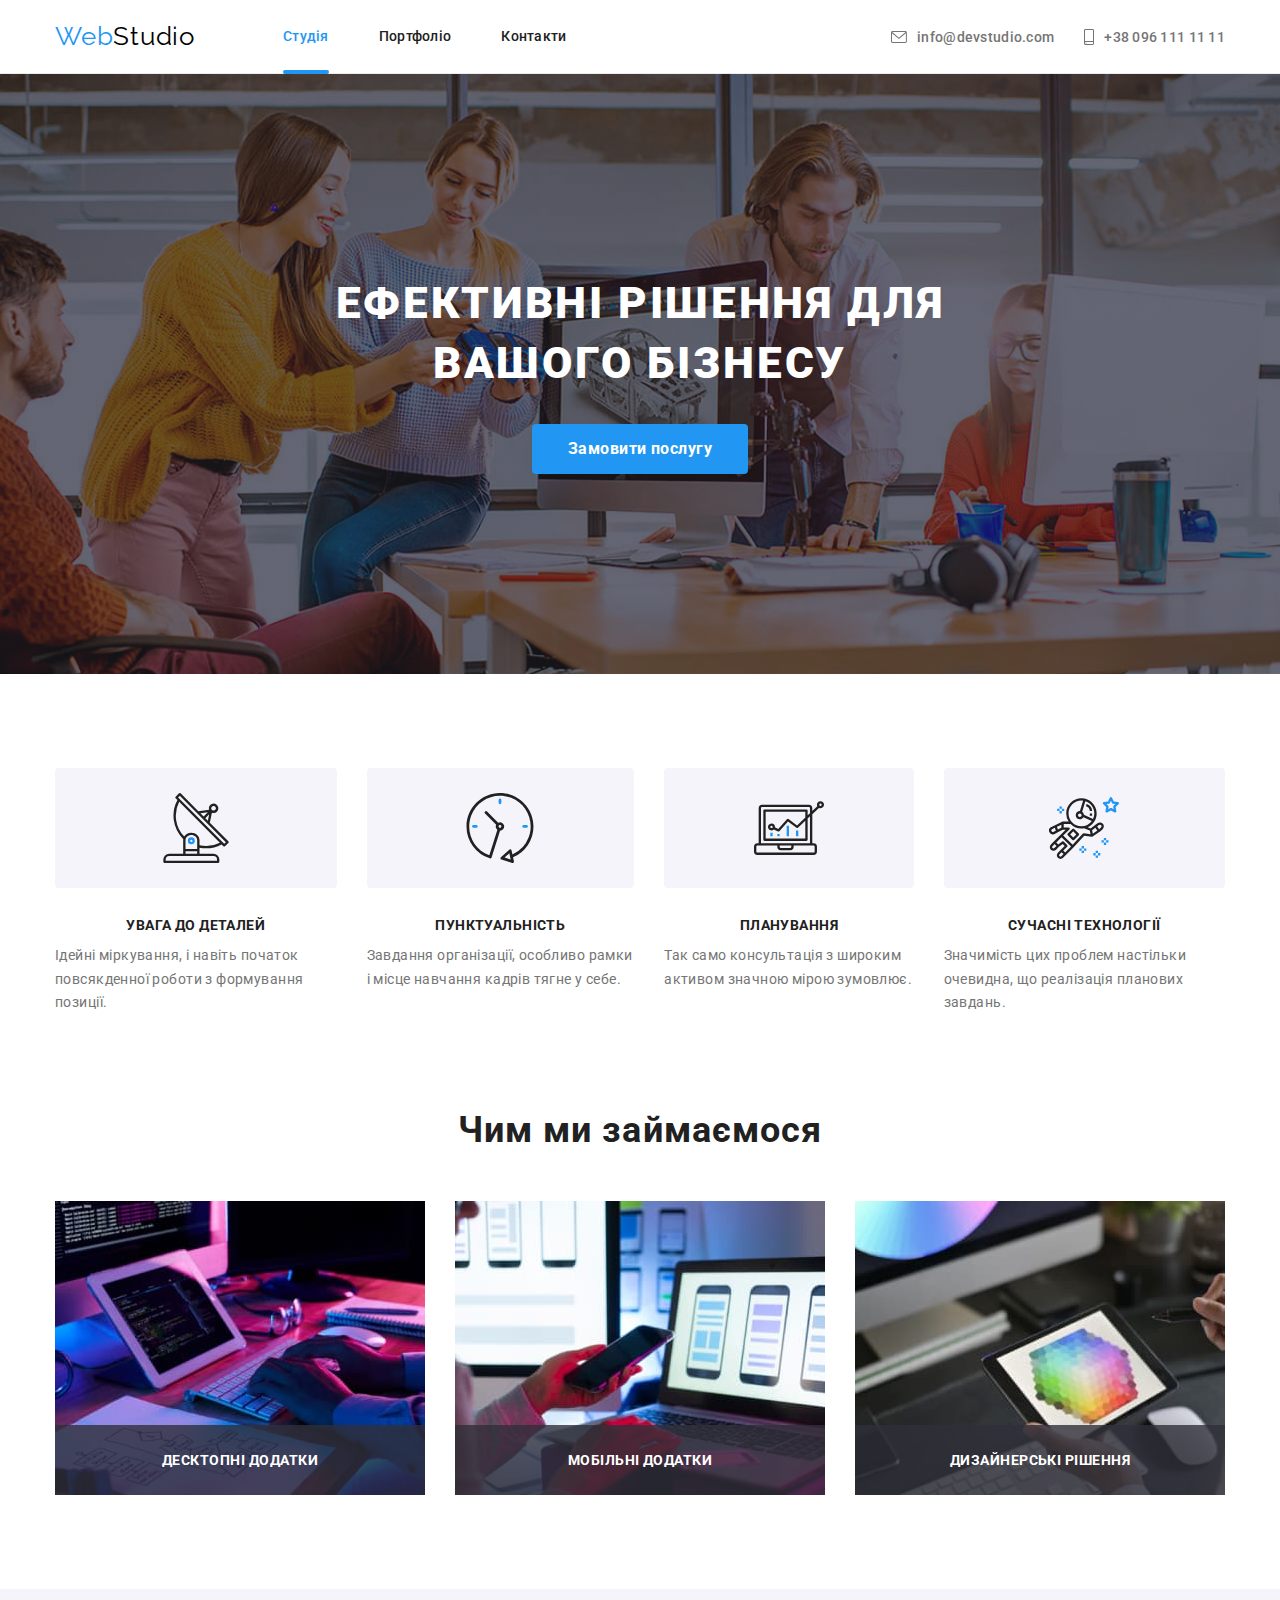
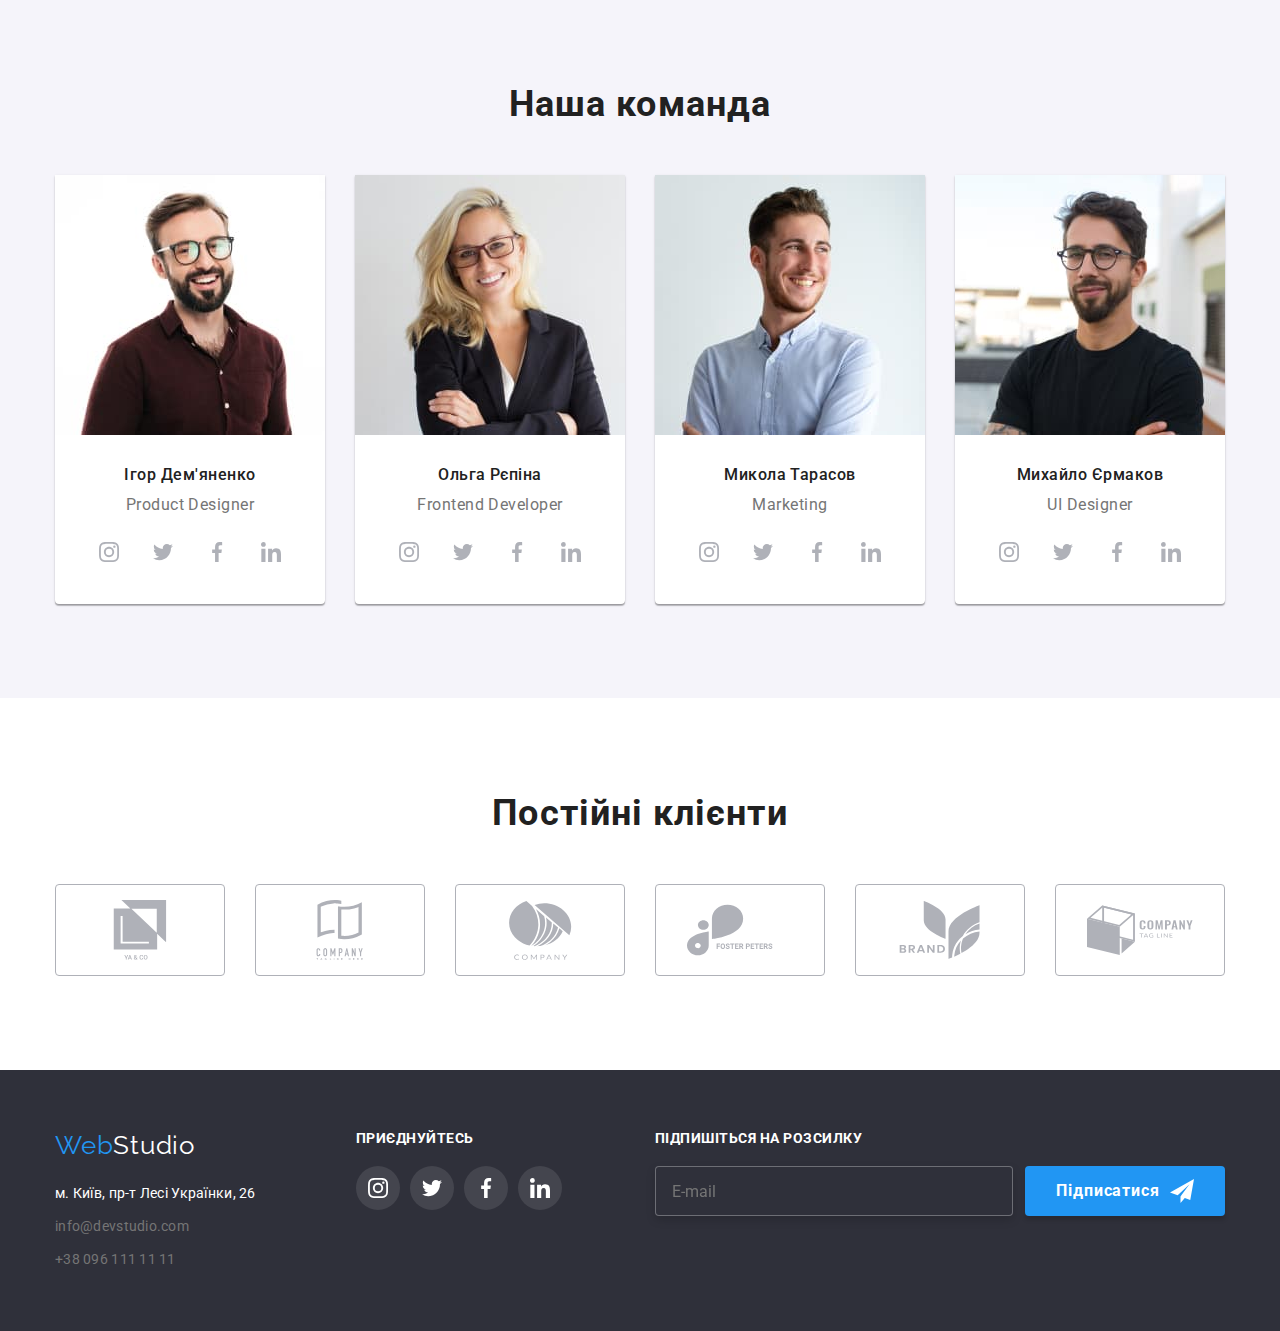
<file: index.html>
<!DOCTYPE html>
<html lang="uk">
  <head>
    <meta charset="UTF-8" />
    <meta http-equiv="X-UA-Compatible" content="IE=edge" />
    <meta name="viewport" content="width=device-width, initial-scale=1.0" />
    <title>WebStudio</title>
    <link
      href="https://fonts.googleapis.com/css2?family=Raleway:wght@700&family=Roboto:wght@400;500;700;900&display=swap"
      rel="stylesheet"
    />
    <link
      rel="stylesheet"
      href="https://cdnjs.cloudflare.com/ajax/libs/modern-normalize/1.1.0/modern-normalize.min.css"
    />
    <link rel="stylesheet" href="./css/main.min.css" />
  </head>
  <body>
    <header class="header">
      <div class="container header__container">
        <nav class="nav-container">
          <a href="./index.html" class="logo link" lang="en">
            <span class="logo__accent">Web</span>Studio</a
          >
          <ul class="page-nav">
            <li>
              <a href="" class="nav__link link nav__link_current">Студія</a>
            </li>
            <li>
              <a href="./portfolio.html" class="nav__link link">Портфоліо</a>
            </li>
            <li><a href="" class="nav__link link">Контакти</a></li>
          </ul>
        </nav>
        <ul class="page-nav-auth">
          <li>
            <a href="mailto:info@devstudio.com" class="nav-auth__link link">
              <svg class="nav-auth__icon" width="16" height="12">
                <use href="./images/svg/symbol-defs.svg#icon-envelope"></use>
              </svg>
              info@devstudio.com</a
            >
          </li>
          <li>
            <a href="tel:+380961111111" class="nav-auth__link link">
              <svg class="nav-auth__icon" width="10" height="16">
                <use href="./images/svg/symbol-defs.svg#icon-smartphone"></use>
              </svg>
              +38 096 111 11 11</a
            >
          </li>
        </ul>
        <button type="button" class="mobile-menu-btn" data-menu-open>
          <svg class="mobile-menu-btn__icon" width="24" height="16">
            <use href="./images/svg/symbol-defs.svg#icon-menu_24px"></use>
          </svg>
        </button>
      </div>

      <div class="mobile-menu" data-menu>
        <div class="container mobile-menu__container">
          <nav class="nav-container">
            <button class="mobile-menu__close-btn" data-menu-close>
              <svg class="mobile-menu__close-icon" width="19" height="19">
                <use href="./images/svg/symbol-defs.svg#icon-close"></use>
              </svg>
            </button>
            <ul class="nav">
              <li class="nav__item">
                <a href="" class="nav__link link nav__link_current">Студія</a>
              </li>
              <li class="nav__item">
                <a href="./portfolio.html" class="nav__link link">Портфоліо</a>
              </li>
              <li class="nav__item">
                <a href="" class="nav__link link">Контакти</a>
              </li>
            </ul>
          </nav>
          <div class="mobile-menu__contacts">
            <ul class="nav-auth">
              <li>
                <a
                  href="tel:+380961111111"
                  class="nav-auth__link mobile-menu__phone link"
                >
                  <svg class="nav-auth__icon" width="10" height="16">
                    <use
                      href="./images/svg/symbol-defs.svg#icon-smartphone"
                    ></use>
                  </svg>
                  +38 096 111 11 11</a
                >
              </li>
              <li>
                <a href="mailto:info@devstudio.com" class="nav-auth__link link">
                  <svg class="nav-auth__icon" width="16" height="12">
                    <use
                      href="./images/svg/symbol-defs.svg#icon-envelope"
                    ></use>
                  </svg>
                  info@devstudio.com</a
                >
              </li>
            </ul>
            <ul class="header-socials">
              <li class="header-socials__item">
                <a href="" class="header-socials__link link">Instagram</a>
              </li>
              <li class="header-socials__item">
                <a href="" class="header-socials__link link">Twitter</a>
              </li>
              <li class="header-socials__item">
                <a href="" class="header-socials__link link">Facebook</a>
              </li>
              <li class="header-socials__item">
                <a href="" class="header-socials__link link">LinkedIn</a>
              </li>
            </ul>
          </div>
        </div>
      </div>
    </header>

    <main>
      <section class="hero">
        <div class="container">
          <h1 class="hero__title">Ефективні рішення для вашого бізнесу</h1>
          <button class="hero__button button" data-modal-open type="button">
            Замовити послугу
          </button>
        </div>
      </section>

      <section class="section">
        <div class="container">
          <h2 class="visually-hidden">Особливості</h2>
          <ul class="features">
            <li class="features__item">
              <div class="features__svg-container">
                <svg class="features__svg">
                  <use href="./images/svg/symbol-defs.svg#icon-antenna-1"></use>
                </svg>
              </div>
              <h3 class="features__title">УВАГА ДО ДЕТАЛЕЙ</h3>
              <p class="features__text">
                Ідейні міркування, і навіть початок повсякденної роботи з
                формування позиції.
              </p>
            </li>
            <li class="features__item">
              <div class="features__svg-container">
                <svg class="features__svg">
                  <use href="./images/svg/symbol-defs.svg#icon-clock-1"></use>
                </svg>
              </div>
              <h3 class="features__title">ПУНКТУАЛЬНІСТЬ</h3>
              <p class="features__text">
                Завдання організації, особливо рамки і місце навчання кадрів
                тягне у себе.
              </p>
            </li>
            <li class="features__item">
              <div class="features__svg-container">
                <svg class="features__svg">
                  <use href="./images/svg/symbol-defs.svg#icon-diagram-1"></use>
                </svg>
              </div>
              <h3 class="features__title">ПЛАНУВАННЯ</h3>
              <p class="features__text">
                Так само консультація з широким активом значною мірою зумовлює.
              </p>
            </li>
            <li class="features__item">
              <div class="features__svg-container">
                <svg class="features__svg">
                  <use
                    href="./images/svg/symbol-defs.svg#icon-astronaut-1"
                  ></use>
                </svg>
              </div>
              <h3 class="features__title">СУЧАСНІ ТЕХНОЛОГІЇ</h3>
              <p class="features__text">
                Значимість цих проблем настільки очевидна, що реалізація
                планових завдань.
              </p>
            </li>
          </ul>
        </div>
      </section>

      <section class="section section_no-padding-top">
        <div class="container">
          <h2 class="section__title">Чим ми займаємося</h2>
          <ul class="departments">
            <li class="departments__item">
              <img
                src="./images/departments/coding.jpg"
                alt="Веб розробка"
                width="370"
              />
              <p class="departments__lable">Десктопні додатки</p>
            </li>
            <li class="departments__item">
              <img
                src="./images/departments/apps.jpg"
                alt="Створення мобільних аплікацій"
                width="370"
              />
              <p class="departments__lable">Мобільні додатки</p>
            </li>
            <li class="departments__item">
              <img
                src="./images/departments/design.jpg"
                alt="Веб дизайн"
                width="370"
              />
              <p class="departments__lable">Дизайнерські рішення</p>
            </li>
          </ul>
        </div>
      </section>

      <section class="section section_other-bg">
        <div class="container">
          <h2 class="section__title">Наша команда</h2>
          <ul class="team">
            <li class="team__item">
              <picture>
                <source
                  srcset="
                    ./images/team/imgigor1200.jpg    1x,
                    ./images/team/imgigor1200@2x.jpg 2x
                  "
                  media="(min-width: 1200px)"
                />
                <source
                  srcset="
                    ./images/team/imgigor768.jpg    1x,
                    ./images/team/imgigor768@2x.jpg 2x
                  "
                  media="(min-width: 768px)"
                />
                <source
                  srcset="
                    ./images/team/igor.jpg    1x,
                    ./images/team/igor@2x.jpg 2x
                  "
                  media="(max-width: 767px)"
                />
                <img src="./images/team/igor.jpg" alt="Дизайнер" />
              </picture>
              <div class="team__box">
                <h3 class="team__title">Ігор Дем'яненко</h3>
                <p class="team__text">Product Designer</p>
                <ul class="list socials">
                  <li class="team-social">
                    <a href="" class="social-link">
                      <svg class="team-social-svg">
                        <use
                          href="./images/svg/symbol-defs.svg#icon-instagram-2"
                        ></use>
                      </svg>
                    </a>
                  </li>
                  <li class="team-social">
                    <a href="" class="link social-link">
                      <svg class="team-social-svg">
                        <use
                          href="./images/svg/symbol-defs.svg#icon-twitter-1"
                        ></use>
                      </svg>
                    </a>
                  </li>
                  <li class="team-social">
                    <a href="" class="link social-link">
                      <svg class="team-social-svg">
                        <use
                          href="./images/svg/symbol-defs.svg#icon-facebook-1"
                        ></use>
                      </svg>
                    </a>
                  </li>
                  <li class="team-social">
                    <a href="" class="link social-link">
                      <svg class="team-social-svg">
                        <use
                          href="./images/svg/symbol-defs.svg#icon-linkedin-1"
                        ></use>
                      </svg>
                    </a>
                  </li>
                </ul>
              </div>
            </li>
            <li class="team__item">
              <picture>
                <source
                  srcset="
                    ./images/team/imgolga1200.jpg    1x,
                    ./images/team/imgolga1200@2x.jpg 2x
                  "
                  media="(min-width: 1200px)"
                />
                <source
                  srcset="
                    ./images/team/imgolga768.jpg    1x,
                    ./images/team/imgolga768@2x.jpg 2x
                  "
                  media="(min-width: 768px)"
                />
                <source
                  srcset="
                    ./images/team/olga.jpg    1x,
                    ./images/team/olga@2x.jpg 2x
                  "
                  media="(max-width: 767px)"
                />
                <img src="./images/team/olga.jpg" alt="Розробник" />
              </picture>

              <div class="team__box">
                <h3 class="team__title">Ольга Рєпіна</h3>
                <p class="team__text">Frontend Developer</p>
                <ul class="socials list">
                  <li class="team-social">
                    <a href="" class="link social-link">
                      <svg class="team-social-svg">
                        <use
                          href="./images/svg/symbol-defs.svg#icon-instagram-2"
                        ></use>
                      </svg>
                    </a>
                  </li>
                  <li class="team-social">
                    <a href="" class="link social-link">
                      <svg class="team-social-svg">
                        <use
                          href="./images/svg/symbol-defs.svg#icon-twitter-1"
                        ></use>
                      </svg>
                    </a>
                  </li>
                  <li class="team-social">
                    <a href="" class="link social-link">
                      <svg class="team-social-svg">
                        <use
                          href="./images/svg/symbol-defs.svg#icon-facebook-1"
                        ></use>
                      </svg>
                    </a>
                  </li>
                  <li class="team-social">
                    <a href="" class="link social-link">
                      <svg class="team-social-svg">
                        <use
                          href="./images/svg/symbol-defs.svg#icon-linkedin-1"
                        ></use>
                      </svg>
                    </a>
                  </li>
                </ul>
              </div>
            </li>
            <li class="team__item">
              <picture>
                <source
                  srcset="
                    ./images/team/imgmykola1200.jpg    1x,
                    ./images/team/imgmykola1200@2x.jpg 2x
                  "
                  media="(min-width: 1200px)"
                />
                <source
                  srcset="
                    ./images/team/imgmykola768.jpg    1x,
                    ./images/team/imgmykola768@2x.jpg 2x
                  "
                  media="(min-width: 768px)"
                />
                <source
                  srcset="
                    ./images/team/mykola.jpg    1x,
                    ./images/team/mykola@2x.jpg 2x
                  "
                  media="(max-width: 767px)"
                />
                <img src="./images/team/mykola.jpg" alt="Маркетолог" />
              </picture>
              <div class="team__box">
                <h3 class="team__title">Микола Тарасов</h3>
                <p class="team__text">Marketing</p>
                <ul class="socials list">
                  <li class="team-social">
                    <a href="" class="link social-link">
                      <svg class="team-social-svg">
                        <use
                          href="./images/svg/symbol-defs.svg#icon-instagram-2"
                        ></use>
                      </svg>
                    </a>
                  </li>
                  <li class="team-social">
                    <a href="" class="link social-link">
                      <svg class="team-social-svg">
                        <use
                          href="./images/svg/symbol-defs.svg#icon-twitter-1"
                        ></use>
                      </svg>
                    </a>
                  </li>
                  <li class="team-social">
                    <a href="" class="link social-link">
                      <svg class="team-social-svg">
                        <use
                          href="./images/svg/symbol-defs.svg#icon-facebook-1"
                        ></use>
                      </svg>
                    </a>
                  </li>
                  <li class="team-social">
                    <a href="" class="link social-link">
                      <svg class="team-social-svg">
                        <use
                          href="./images/svg/symbol-defs.svg#icon-linkedin-1"
                        ></use>
                      </svg>
                    </a>
                  </li>
                </ul>
              </div>
            </li>
            <li class="team__item">
              <picture>
                <source
                  srcset="
                    ./images/team/imgmykhailo1200.jpg    1x,
                    ./images/team/imgmykhailo1200@2x.jpg 2x
                  "
                  media="(min-width: 1200px)"
                />
                <source
                  srcset="
                    ./images/team/imgmykhailo768.jpg    1x,
                    ./images/team/imgmykhailo768@2x.jpg 2x
                  "
                  media="(min-width: 768px)"
                />
                <source
                  srcset="
                    ./images/team/mykhailo.jpg    1x,
                    ./images/team/mykhailo@2x.jpg 2x
                  "
                  media="(max-width: 767px)"
                />
                <img src="./images/team/mykhailo.jpg" alt="UI Дизайнер" />
              </picture>
              <div class="team__box">
                <h3 class="team__title">Михайло Єрмаков</h3>
                <p class="team__text">UI Designer</p>
                <ul class="socials list">
                  <li class="team-social">
                    <a href="" class="link social-link">
                      <svg class="team-social-svg">
                        <use
                          href="./images/svg/symbol-defs.svg#icon-instagram-2"
                        ></use>
                      </svg>
                    </a>
                  </li>
                  <li class="team-social">
                    <a href="" class="link social-link">
                      <svg class="team-social-svg">
                        <use
                          href="./images/svg/symbol-defs.svg#icon-twitter-1"
                        ></use>
                      </svg>
                    </a>
                  </li>
                  <li class="team-social">
                    <a href="" class="link social-link">
                      <svg class="team-social-svg">
                        <use
                          href="./images/svg/symbol-defs.svg#icon-facebook-1"
                        ></use>
                      </svg>
                    </a>
                  </li>
                  <li class="team-social">
                    <a href="" class="link social-link">
                      <svg class="team-social-svg">
                        <use
                          href="./images/svg/symbol-defs.svg#icon-linkedin-1"
                        ></use>
                      </svg>
                    </a>
                  </li>
                </ul>
              </div>
            </li>
          </ul>
        </div>
      </section>

      <section class="section">
        <div class="container">
          <h2 class="section__title">Постійні клієнти</h2>
          <ul class="clients">
            <li class="client">
              <a href="" class="client__link link">
                <svg class="client__icon">
                  <use href="./images/svg/symbol-defs.svg#icon-group-1"></use>
                </svg>
              </a>
            </li>
            <li class="client">
              <a href="" class="client__link link">
                <svg class="client__icon">
                  <use href="./images/svg/symbol-defs.svg#icon-group"></use>
                </svg>
              </a>
            </li>
            <li class="client">
              <a href="" class="client__link link">
                <svg class="client__icon">
                  <use href="./images/svg/symbol-defs.svg#icon-group-2"></use>
                </svg>
              </a>
            </li>
            <li class="client">
              <a href="" class="client__link link">
                <svg class="client__icon">
                  <use href="./images/svg/symbol-defs.svg#icon-group-3"></use>
                </svg>
              </a>
            </li>
            <li class="client">
              <a href="" class="client__link link">
                <svg class="client__icon">
                  <use href="./images/svg/symbol-defs.svg#icon-group-4"></use>
                </svg>
              </a>
            </li>
            <li class="client">
              <a href="" class="client__link link">
                <svg class="client__icon">
                  <use href="./images/svg/symbol-defs.svg#icon-group-5"></use>
                </svg>
              </a>
            </li>
          </ul>
        </div>
      </section>
    </main>

    <footer class="footer">
      <div class="container footer-container">
        <div class="footer-container_top">
          <div class="address-container">
            <a href="./index.html" class="footer-logo link" lang="en">
              <span class="logo__accent">Web</span>Studio</a
            >
            <address class="address">
              <ul class="footer-ul">
                <li class="footer-li">
                  <a
                    href="https://goo.gl/maps/rkMrGBLXWdnHNcui8"
                    class="nav-auth__link contact-address footer-contact link"
                    target="_blank"
                    >м. Київ, пр-т Лесі Українки, 26</a
                  >
                </li>
                <li class="footer-li">
                  <a
                    href="mailto:info@devstudio.com"
                    class="nav-auth__link footer-contact link"
                    target="_blank"
                    >info@devstudio.com</a
                  >
                </li>
                <li class="footer-li">
                  <a
                    href="tel:+380961111111"
                    class="nav-auth__link footer-contact link"
                    >+38 096 111 11 11</a
                  >
                </li>
              </ul>
            </address>
          </div>
          <div class="footer-social-container">
            <p class="footer__text">приєднуйтесь</p>
            <ul class="socials">
              <li class="footer-social">
                <a href="" class="footer-social-link link">
                  <svg class="team-social-svg">
                    <use
                      href="./images/svg/symbol-defs.svg#icon-instagram-2"
                    ></use>
                  </svg>
                </a>
              </li>
              <li class="footer-social">
                <a href="" class="footer-social-link link">
                  <svg class="team-social-svg">
                    <use
                      href="./images/svg/symbol-defs.svg#icon-twitter-1"
                    ></use>
                  </svg>
                </a>
              </li>
              <li class="footer-social">
                <a href="" class="footer-social-link link">
                  <svg class="team-social-svg">
                    <use
                      href="./images/svg/symbol-defs.svg#icon-facebook-1"
                    ></use>
                  </svg>
                </a>
              </li>
              <li class="footer-social">
                <a href="" class="footer-social-link link">
                  <svg class="team-social-svg">
                    <use
                      href="./images/svg/symbol-defs.svg#icon-linkedin-1"
                    ></use>
                  </svg>
                </a>
              </li>
            </ul>
          </div>
        </div>
        <div class="email-inputs-wrapper">
          <p class="footer__text">підпишіться на розсилку</p>
          <form class="email-inputs">
            <label class="email-field">
              <span class="email-input-wrapper">
                <input
                  type="email"
                  class="email-input"
                  placeholder="E-mail"
                  name="user_email"
                />
              </span>
            </label>
            <button type="submit" class="button email-form-submit">
              <span class="email-form-span">Підписатися</span>
              <svg class="send-svg" width="24" height="24">
                <use href="./images/svg/symbol-defs.svg#icon-send"></use>
              </svg>
            </button>
          </form>
        </div>
      </div>
    </footer>

    <div class="backdrop is-hidden" data-modal>
      <div class="modal">
        <button type="button" class="modal-close-btn" data-modal-close>
          <svg class="modal-close-icon" width="11" height="11">
            <use href="./images/svg/symbol-defs.svg#icon-close"></use>
          </svg>
        </button>
        <form class="modal-form">
          <b class="modal-form-capture"
            >Залиште свої дані, ми вам передзвонимо</b
          >
          <label class="modal-form-field">
            <span class="modal-form-input-desc">Імʼя</span>
            <span class="modal-form-input-wrapper">
              <input
                type="text"
                class="modal-form-input"
                placeholder=""
                pattern="[a-zA-Zа-яА-ЯіІїЇʼҐґєЄ]+"
                name="user_name"
              />
              <svg class="modal-form-svg">
                <use href="./images/svg/symbol-defs.svg#icon-name"></use>
              </svg>
            </span>
          </label>
          <label class="modal-form-field">
            <span class="modal-form-input-desc">Телефон</span>
            <span class="modal-form-input-wrapper">
              <input
                type="tel"
                class="modal-form-input"
                placeholder=""
                name="user_phone"
              />
              <svg class="modal-form-svg">
                <use href="./images/svg/symbol-defs.svg#icon-tel"></use>
              </svg>
            </span>
          </label>
          <label class="modal-form-field">
            <span class="modal-form-input-desc">Пошта</span>
            <span class="modal-form-input-wrapper">
              <input
                type="email"
                class="modal-form-input"
                placeholder=""
                name="user_email"
              />
              <svg class="modal-form-svg">
                <use href="./images/svg/symbol-defs.svg#icon-email"></use>
              </svg>
            </span>
          </label>
          <label class="modal-form-field-last">
            <span class="modal-form-input-desc">Коментар</span>
            <textarea
              name="user_message"
              class="modal-form-message"
              placeholder="Введіть текст"
            ></textarea>
          </label>
          <label class="modal-form-checkbox-wrapper">
            <input
              type="checkbox"
              class="modal-form-checkbox visually-hidden"
              name="user_policy"
              required
            />
            <svg class="modal-form-own-checkbox" width="18" height="18">
              <use
                class="modal-form-own-checkbox-icon"
                href="./images/svg/symbol-defs.svg#icon-check"
              ></use>
            </svg>
            Погоджуюся з розсилкою та приймаю&nbsp;<a
              href=""
              class="modal-form-own-checkbox-text"
              >Умови договору</a
            >
          </label>
          <button type="submit" class="button modal-form-submit">
            Відправити
          </button>
        </form>
      </div>
    </div>

    <script src="./js/modal.js"></script>
    <script defer src="./js/mobile-menu.js"></script>
  </body>
</html>
</file>
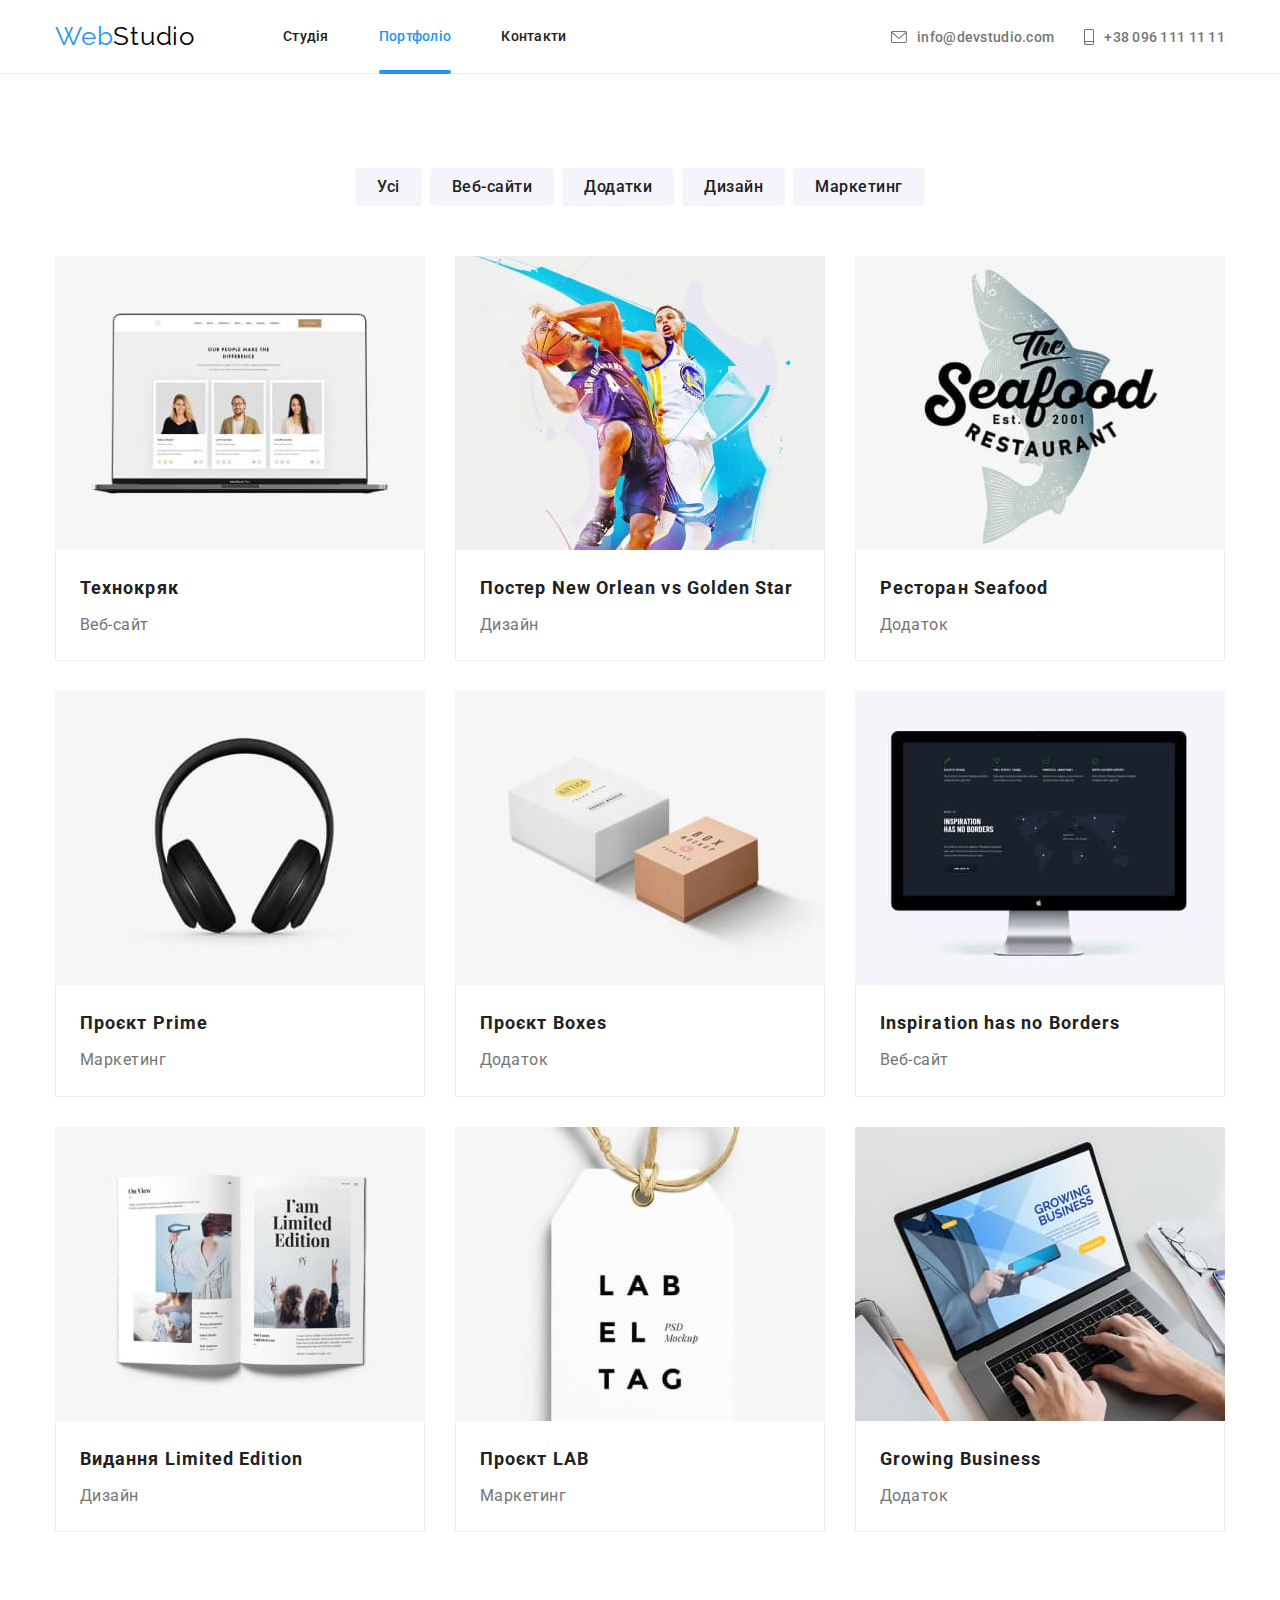
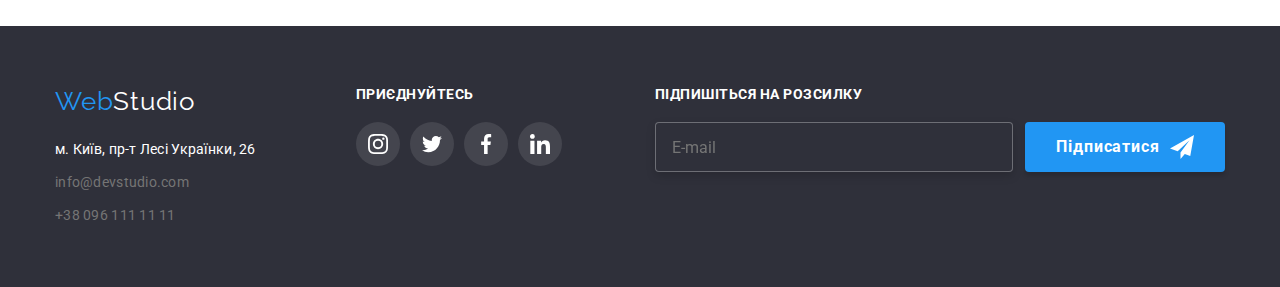
<file: portfolio.html>
<!DOCTYPE html>
<html lang="uk">
  <head>
    <meta charset="UTF-8" />
    <meta http-equiv="X-UA-Compatible" content="IE=edge" />
    <meta name="viewport" content="width=device-width, initial-scale=1.0" />
    <title>WebStudio</title>
    <link
      href="https://fonts.googleapis.com/css2?family=Raleway:wght@700&family=Roboto:wght@400;500;700;900&display=swap"
      rel="stylesheet"
    />
    <link
      rel="stylesheet"
      href="https://cdnjs.cloudflare.com/ajax/libs/modern-normalize/1.1.0/modern-normalize.min.css"
    />
    <link rel="stylesheet" href="./css/main.min.css" />
  </head>
  <body>
    <header class="header">
      <div class="container header__container">
        <nav class="nav-container">
          <a href="./index.html" class="logo link" lang="en">
            <span class="logo__accent">Web</span>Studio</a
          >
          <ul class="page-nav">
            <li>
              <a href="./index.html" class="nav__link link">Студія</a>
            </li>
            <li>
              <a
                href="./portfolio.html"
                class="nav__link link nav__link_current"
                >Портфоліо</a
              >
            </li>
            <li><a href="" class="nav__link link">Контакти</a></li>
          </ul>
        </nav>
        <ul class="page-nav-auth">
          <li>
            <a href="mailto:info@devstudio.com" class="nav-auth__link link">
              <svg class="nav-auth__icon" width="16" height="12">
                <use href="./images/svg/symbol-defs.svg#icon-envelope"></use>
              </svg>
              info@devstudio.com</a
            >
          </li>
          <li>
            <a href="tel:+380961111111" class="nav-auth__link link">
              <svg class="nav-auth__icon" width="10" height="16">
                <use href="./images/svg/symbol-defs.svg#icon-smartphone"></use>
              </svg>
              +38 096 111 11 11</a
            >
          </li>
        </ul>
        <button type="button" class="mobile-menu-btn" data-menu-open>
          <svg class="mobile-menu-btn__icon" width="24" height="16">
            <use href="./images/svg/symbol-defs.svg#icon-menu_24px"></use>
          </svg>
        </button>
      </div>

      <div class="mobile-menu" data-menu>
        <div class="container mobile-menu__container">
          <nav class="nav-container">
            <button class="mobile-menu__close-btn" data-menu-close>
              <svg class="mobile-menu__close-icon" width="19" height="19">
                <use href="./images/svg/symbol-defs.svg#icon-close"></use>
              </svg>
            </button>
            <ul class="nav">
              <li>
                <a href="" class="nav__link link nav__link_current">Студія</a>
              </li>
              <li>
                <a href="./portfolio.html" class="nav__link link">Портфоліо</a>
              </li>
              <li><a href="" class="nav__link link">Контакти</a></li>
            </ul>
          </nav>

          <ul class="nav-auth">
            <li>
              <a href="mailto:info@devstudio.com" class="nav-auth__link link">
                <svg class="nav-auth__icon" width="16" height="12">
                  <use href="./images/svg/symbol-defs.svg#icon-envelope"></use>
                </svg>
                info@devstudio.com</a
              >
            </li>
            <li>
              <a href="tel:+380961111111" class="nav-auth__link link">
                <svg class="nav-auth__icon" width="10" height="16">
                  <use
                    href="./images/svg/symbol-defs.svg#icon-smartphone"
                  ></use>
                </svg>
                +38 096 111 11 11</a
              >
            </li>
          </ul>
          <ul class="header-socials">
            <li>
              <a href="" class="header-socials__link link">Instagram</a>
            </li>
            <li>
              <a href="" class="header-socials__link link">Twitter</a>
            </li>
            <li>
              <a href="" class="header-socials__link link">Facebook</a>
            </li>
            <li>
              <a href="" class="header-socials__link link">LinkedIn</a>
            </li>
          </ul>
        </div>
      </div>
    </header>

    <main>
      <section class="section">
        <div class="container">
          <h1 class="visually-hidden">Портфоліо</h1>
          <ul class="filter">
            <li>
              <button class="filter-button button" type="button">Усі</button>
            </li>
            <li>
              <button class="filter-button button" type="button">
                Веб-сайти
              </button>
            </li>
            <li>
              <button class="filter-button button" type="button">
                Додатки
              </button>
            </li>
            <li>
              <button class="filter-button button" type="button">Дизайн</button>
            </li>
            <li>
              <button class="filter-button button" type="button">
                Маркетинг
              </button>
            </li>
          </ul>

          <ul class="portfolio-container">
            <li class="portfolio-card">
              <a href="" class="link portfolio-card-link">
                <div class="list-img-wrapper">
                  <img
                    src="./images/portfolio/techno.jpg"
                    alt="Сайт з портфоліо"
                    class="portfolio-card-img"
                    width="370"
                  />
                  <p class="overlay">
                    Ресурс пропонує комплексні пропозиції з різним рівнем
                    функціоналу та сервісів. Все це дозволить відвідувачу
                    отримати вичерпні відомості про компанію чи приватну особу.
                  </p>
                </div>
                <div class="portfolio-card-text">
                  <h2 class="portfolio-card-header">Технокряк</h2>
                  <p class="portfolio-card-type">Веб-сайт</p>
                </div>
              </a>
            </li>
            <li class="portfolio-card">
              <a href="" class="link portfolio-card-link">
                <div class="list-img-wrapper">
                  <img
                    src="./images/portfolio/poster.jpg"
                    alt="2 баскетболісти"
                    class="portfolio-card-img"
                    width="370"
                  />
                  <p class="overlay">
                    Ресурс пропонує комплексні пропозиції з різним рівнем
                    функціоналу та сервісів. Все це дозволить відвідувачу
                    отримати вичерпні відомості про компанію чи приватну особу.
                  </p>
                </div>
                <div class="portfolio-card-text">
                  <h2 class="portfolio-card-header">
                    Постер New Orlean vs Golden Star
                  </h2>
                  <p class="portfolio-card-type">Дизайн</p>
                </div>
              </a>
            </li>
            <li class="portfolio-card">
              <a href="" class="link portfolio-card-link">
                <div class="list-img-wrapper">
                  <img
                    src="./images/portfolio/seafood.jpg"
                    alt="Риба"
                    class="portfolio-card-img"
                    width="370"
                  />

                  <p class="overlay">
                    Ресурс пропонує комплексні пропозиції з різним рівнем
                    функціоналу та сервісів. Все це дозволить відвідувачу
                    отримати вичерпні відомості про компанію чи приватну особу.
                  </p>
                </div>
                <div class="portfolio-card-text">
                  <h2 class="portfolio-card-header">Ресторан Seafood</h2>
                  <p class="portfolio-card-type">Додаток</p>
                </div>
              </a>
            </li>
            <li class="portfolio-card">
              <a href="" class="link portfolio-card-link">
                <div class="list-img-wrapper">
                  <img
                    src="./images/portfolio/prime.jpg"
                    alt="Навушники"
                    class="portfolio-card-img"
                    width="370"
                  />

                  <p class="overlay">
                    Ресурс пропонує комплексні пропозиції з різним рівнем
                    функціоналу та сервісів. Все це дозволить відвідувачу
                    отримати вичерпні відомості про компанію чи приватну особу.
                  </p>
                </div>
                <div class="portfolio-card-text">
                  <h2 class="portfolio-card-header">Проєкт Prime</h2>
                  <p class="portfolio-card-type">Маркетинг</p>
                </div>
              </a>
            </li>
            <li class="portfolio-card">
              <a href="" class="link portfolio-card-link">
                <div class="list-img-wrapper">
                  <img
                    src="./images/portfolio/boxes.jpg"
                    alt="2 коробки"
                    class="portfolio-card-img"
                    width="370"
                  />
                  <p class="overlay">
                    Ресурс пропонує комплексні пропозиції з різним рівнем
                    функціоналу та сервісів. Все це дозволить відвідувачу
                    отримати вичерпні відомості про компанію чи приватну особу.
                  </p>
                </div>
                <div class="portfolio-card-text">
                  <h2 class="portfolio-card-header">Проєкт Boxes</h2>
                  <p class="portfolio-card-type">Додаток</p>
                </div>
              </a>
            </li>
            <li class="portfolio-card">
              <a href="" class="link portfolio-card-link">
                <div class="list-img-wrapper">
                  <img
                    src="./images/portfolio/inspiration.jpg"
                    alt="Монітор"
                    class="portfolio-card-img"
                    width="370"
                  />
                  <p class="overlay">
                    Ресурс пропонує комплексні пропозиції з різним рівнем
                    функціоналу та сервісів. Все це дозволить відвідувачу
                    отримати вичерпні відомості про компанію чи приватну особу.
                  </p>
                </div>
                <div class="portfolio-card-text">
                  <h2 class="portfolio-card-header">
                    Inspiration has no Borders
                  </h2>
                  <p class="portfolio-card-type">Веб-сайт</p>
                </div>
              </a>
            </li>

            <li class="portfolio-card">
              <a href="" class="link portfolio-card-link">
                <div class="list-img-wrapper">
                  <img
                    src="./images/portfolio/limited-edition.jpg"
                    alt="Журнал"
                    class="portfolio-card-img"
                    width="370"
                  />
                  <p class="overlay">
                    Ресурс пропонує комплексні пропозиції з різним рівнем
                    функціоналу та сервісів. Все це дозволить відвідувачу
                    отримати вичерпні відомості про компанію чи приватну особу.
                  </p>
                </div>
                <div class="portfolio-card-text">
                  <h2 class="portfolio-card-header">Видання Limited Edition</h2>
                  <p class="portfolio-card-type">Дизайн</p>
                </div>
              </a>
            </li>
            <li class="portfolio-card">
              <a href="" class="link portfolio-card-link">
                <div class="list-img-wrapper">
                  <img
                    src="./images/portfolio/lab.jpg"
                    alt="Бірка"
                    class="portfolio-card-img"
                    width="370"
                  />
                  <p class="overlay">
                    Ресурс пропонує комплексні пропозиції з різним рівнем
                    функціоналу та сервісів. Все це дозволить відвідувачу
                    отримати вичерпні відомості про компанію чи приватну особу.
                  </p>
                </div>
                <div class="portfolio-card-text">
                  <h2 class="portfolio-card-header">Проєкт LAB</h2>
                  <p class="portfolio-card-type">Маркетинг</p>
                </div>
              </a>
            </li>
            <li class="portfolio-card">
              <a href="" class="link portfolio-card-link">
                <div class="list-img-wrapper">
                  <img
                    src="./images/portfolio/growing-business.jpg"
                    alt="Чоловік з планшетом"
                    class="portfolio-card-img"
                    width="370"
                  />
                  <p class="overlay">
                    Ресурс пропонує комплексні пропозиції з різним рівнем
                    функціоналу та сервісів. Все це дозволить відвідувачу
                    отримати вичерпні відомості про компанію чи приватну особу.
                  </p>
                </div>
                <div class="portfolio-card-text">
                  <h2 class="portfolio-card-header">Growing Business</h2>
                  <p class="portfolio-card-type">Додаток</p>
                </div>
              </a>
            </li>
          </ul>
        </div>
      </section>
    </main>
    <footer class="footer">
      <div class="container footer-container">
        <div class="footer-container_top">
          <div class="address-container">
            <a href="./index.html" class="footer-logo link" lang="en">
              <span class="logo__accent">Web</span>Studio</a
            >
            <address class="address">
              <ul class="footer-ul">
                <li class="footer-li">
                  <a
                    href="https://goo.gl/maps/rkMrGBLXWdnHNcui8"
                    class="nav-auth__link contact-address footer-contact link"
                    target="_blank"
                    >м. Київ, пр-т Лесі Українки, 26</a
                  >
                </li>
                <li class="footer-li">
                  <a
                    href="mailto:info@devstudio.com"
                    class="nav-auth__link footer-contact link"
                    target="_blank"
                    >info@devstudio.com</a
                  >
                </li>
                <li class="footer-li">
                  <a
                    href="tel:+380961111111"
                    class="nav-auth__link footer-contact link"
                    >+38 096 111 11 11</a
                  >
                </li>
              </ul>
            </address>
          </div>
          <div class="footer-social-container">
            <p class="footer__text">приєднуйтесь</p>
            <ul class="socials">
              <li class="footer-social">
                <a href="" class="footer-social-link link">
                  <svg class="team-social-svg">
                    <use
                      href="./images/svg/symbol-defs.svg#icon-instagram-2"
                    ></use>
                  </svg>
                </a>
              </li>
              <li class="footer-social">
                <a href="" class="footer-social-link link">
                  <svg class="team-social-svg">
                    <use
                      href="./images/svg/symbol-defs.svg#icon-twitter-1"
                    ></use>
                  </svg>
                </a>
              </li>
              <li class="footer-social">
                <a href="" class="footer-social-link link">
                  <svg class="team-social-svg">
                    <use
                      href="./images/svg/symbol-defs.svg#icon-facebook-1"
                    ></use>
                  </svg>
                </a>
              </li>
              <li class="footer-social">
                <a href="" class="footer-social-link link">
                  <svg class="team-social-svg">
                    <use
                      href="./images/svg/symbol-defs.svg#icon-linkedin-1"
                    ></use>
                  </svg>
                </a>
              </li>
            </ul>
          </div>
        </div>
        <div class="email-inputs-wrapper">
          <p class="footer__text">підпишіться на розсилку</p>
          <form class="email-inputs">
            <label class="email-field">
              <span class="email-input-wrapper">
                <input
                  type="email"
                  class="email-input"
                  placeholder="E-mail"
                  name="user_email"
                />
              </span>
            </label>
            <button type="submit" class="button email-form-submit">
              <span class="email-form-span">Підписатися</span>
              <svg class="send-svg" width="24" height="24">
                <use href="./images/svg/symbol-defs.svg#icon-send"></use>
              </svg>
            </button>
          </form>
        </div>
      </div>
    </footer>
  </body>
</html>
</file>
<file: css/main.min.css>
:root{--primary-text-color: #757575;--title-text-color: #212121;--accent-color: #2196f3;--primary-bgc: #f5f5f5;--secondary-bgc: #f5f4fa;--accent-bgc: #2f303a;--transition-dur-and-func: 250ms cubic-bezier(0.4, 0, 0.2, 1)}.visually-hidden{position:absolute;width:1px;height:1px;margin:-1px;border:0;padding:0;white-space:nowrap;clip-path:inset(100%);clip:rect(0 0 0 0);overflow:hidden}body{color:var(--primary-text-color);font-family:"Roboto",sans-serif;letter-spacing:.03em;font-size:16px}ul{margin:0;padding:0;list-style:none}h2,h3,p{margin:0}img{display:block;max-width:100%;height:auto}.link{text-decoration:none}.section{padding:60px 0}@media screen and (min-width: 1200px){.section{padding:94px 0}}.section_no-padding-top{display:none;padding-top:0}@media screen and (min-width: 1200px){.section_no-padding-top{display:block}}.section_other-bg{background-color:var(--secondary-bgc)}.section__title{color:var(--title-text-color);font-size:28px;line-height:1.17;text-align:center;letter-spacing:.03em;margin-bottom:30px}@media screen and (min-width: 1200px){.section__title{font-size:36px;margin-bottom:50px}}.container{padding-left:15px;padding-right:15px}@media screen and (min-width: 480px){.container{width:480px;margin-left:auto;margin-right:auto}}@media screen and (min-width: 768px){.container{width:768px}}@media screen and (min-width: 1200px){.container{width:1200px}}.button{color:var(--title-text-color);background-color:var(--secondary-bgc);cursor:pointer;font-family:inherit;font-weight:700;line-height:1.88;letter-spacing:.06em;border-radius:4px;border:rgba(0,0,0,0);transition:color var(--transition-dur-and-func),background-color var(--transition-dur-and-func),box-shadow var(--transition-dur-and-func)}.button:hover,.button:focus{color:#fff;background-color:var(--accent-color)}@media screen and (max-width: 767px){.mobile-menu{position:fixed;top:0;left:0;z-index:1000;width:100%;height:100%;background-color:#fff;opacity:0;visibility:hidden;pointer-events:none;transition:opacity var(--transition-dur-and-func),visibility var(--transition-dur-and-func)}.mobile-menu.is-open{opacity:1;visibility:visible;pointer-events:auto}.mobile-menu__container{position:relative;background-color:#fff;height:100%;display:flex;flex-direction:column;justify-content:space-between}.mobile-menu__close-btn{position:absolute;top:20px;right:15px;border:none;background-color:rgba(0,0,0,0);padding:0;line-height:0}.mobile-menu__close-icon:hover{fill:var(--accent-color)}}@media screen and (min-width: 768px){.mobile-menu{display:none}.mobile-menu-btn{display:none}}.page-nav,.page-nav-auth{display:none}.nav__item{margin-top:32px}.nav__link{position:relative;display:inline-block;color:var(--title-text-color);font-weight:500;font-size:40px;line-height:47px;letter-spacing:.02em;text-decoration:none;transition:color var(--transition-dur-and-func)}.nav__link:hover,.nav__link:focus{color:var(--accent-color)}.nav__link_current{color:var(--accent-color)}@media screen and (min-width: 768px){.nav-container{display:flex;align-items:center}.page-nav{display:flex;gap:50px}.nav__link{position:relative;font-size:14px;line-height:1.14;margin-top:auto}.nav__link_current::after{content:"";position:absolute;bottom:-33px;left:0;background-color:var(--accent-color);border-radius:2px;width:100%;height:4px}}@media screen and (min-width: 768px)and (min-width: 1200px){.nav__link_current::after{bottom:-29px}}.logo{color:#000;font-family:"Raleway",sans-serif;font-size:26px;line-height:1.2;text-decoration:none;letter-spacing:.03em}@media screen and (min-width: 768px){.logo{margin-right:88px}}.logo__accent{color:var(--accent-color)}.landscape-logo{display:none}.nav-auth__link{color:var(--primary-text-color);font-weight:500;font-size:24px;line-height:28px;letter-spacing:.02em;display:flex;align-items:center;margin-bottom:32px}.nav-auth__link:hover,.nav-auth__link:focus{color:var(--accent-color)}.mobile-menu__phone{font-size:34px;color:var(--accent-color)}.contact-address{color:#fff;transition:color var(--transition-dur-and-func)}.nav-auth__icon{display:none}@media screen and (min-width: 768px){.page-nav-auth{display:flex;flex-direction:column;gap:10px;margin-top:0}.nav-auth__link{font-weight:500;font-size:12px;line-height:14px;letter-spacing:.02em;display:flex;align-items:center;margin-bottom:0}.nav-auth__icon{display:block;fill:currentColor;margin-right:10px}}@media screen and (min-width: 1200px){.page-nav-auth{display:flex;justify-content:center;gap:30px;flex-direction:row}.nav-auth__link{font-size:14px;line-height:16px}}.header-socials{display:flex}.header-socials__item:not(:last-child){padding-right:10px;border-right:1px solid rgba(33,33,33,.2)}.header-socials__item:not(:first-child){padding-left:10px}.header-socials__link{font-weight:500;font-size:18px;line-height:22px;letter-spacing:.02em;color:#2196f3}.filter{display:flex;justify-content:center;flex-wrap:wrap;gap:8px;margin-bottom:50px}.filter-button{font-weight:500;font-size:16px;line-height:1.6;text-align:center;letter-spacing:.03em;padding:6px 22px}.filter-button:hover,.filter-button:focus{box-shadow:0px 3px 1px rgba(0,0,0,.1),0px 1px 2px rgba(0,0,0,.08),0px 2px 2px rgba(0,0,0,.12)}.email-inputs-wrapper{width:100%}.email-inputs{display:flex;flex-direction:column;gap:20px}.email-input{width:100%;height:50px;border:1px solid rgba(255,255,255,.3);filter:drop-shadow(0px 4px 4px rgba(0, 0, 0, 0.15));border-radius:4px;background-color:#2f303a;color:rgba(255,255,255,.3);padding-left:16px}@media screen and (min-width: 768px){.email-input{width:450px}}@media screen and (min-width: 1200px){.email-input{width:358px}}.email-form-span{margin-right:10px}.email-form-submit{width:200px;height:50px;display:flex;align-items:center;justify-content:center;letter-spacing:.06em;color:#fff;background-color:#2196f3;box-shadow:0px 4px 4px rgba(0,0,0,.15);border-radius:4px;border:rgba(0,0,0,0);margin:0 auto}@media screen and (min-width: 1200px){.email-inputs-wrapper{margin-left:93px}.email-inputs{flex-direction:row;gap:0}.email-form-submit{margin-left:12px}}.menu-button{display:inline-flex;margin:0;padding:0;border:none;background-color:rgba(0,0,0,0)}@media screen and (min-width: 768px){.menu-button{display:none}}.menu-button .icon-cross{display:none}.menu-button.is-open .icon-cross{display:block}.menu-button.is-open .icon-menu{display:none}.menu-container{background-color:#eee8aa;padding:20px;text-align:center;font-size:20px}@media screen and (max-width: 767px){.menu-container{display:none;position:absolute;top:100%;left:0;width:100%}.menu-container.is-open{display:block}}@media screen and (min-width: 768px){.menu-container{display:flex;justify-content:space-between;flex-grow:1}}.backdrop{position:fixed;top:0;left:0;z-index:999999;width:100%;height:100%;background-color:rgba(0,0,0,.5);transition:opacity var(--transition-dur-and-func),visibility var(--transition-dur-and-func)}.backdrop.is-hidden{opacity:0;visibility:hidden;pointer-events:none}.modal{position:absolute;top:50%;left:50%;transform:translate(-50%, -50%);width:320px;height:650px;background-color:#fff;padding:40px}@media screen and (min-width: 480px){.modal{width:450px;height:609px}}@media screen and (min-width: 768px){.modal{width:528px;height:581px}}.modal-close-btn{position:absolute;top:8px;right:8px;display:flex;justify-content:center;align-items:center;width:30px;height:30px;padding:0;background-color:rgba(0,0,0,0);border:1px solid rgba(0,0,0,.1);border-radius:50%;cursor:pointer;transition:border-color var(--transition-dur-and-func)}.modal-close-icon:hover{fill:var(--accent-color)}.modal-form{display:flex;flex-direction:column}.modal-form-capture{font-size:20px;text-align:center;margin-bottom:12px;color:#212121}.modal-form-field{margin-bottom:10px}.modal-form-input-desc{display:block;margin-bottom:4px;font-weight:400;font-size:12px;line-height:14px;letter-spacing:.01em;color:var(--primary-text-color)}.modal-form-input-wrapper{position:relative;display:block}.modal-form-input{width:100%;height:40px;border:1px solid rgba(33,33,33,.2);border-radius:6px;padding-left:42px;transition:border-color var(--transition-dur-and-func)}.modal-form-input:focus{border-color:var(--accent-color);outline:none}.modal-form-svg{position:absolute;top:50%;left:12px;display:block;width:12px;height:12px;transform:translateY(-50%);background-color:rgba(0,0,0,0);transition:background-color var(--transition-dur-and-func)}.modal-form-input:focus+.modal-form-svg{fill:var(--accent-color)}.modal-form-message{display:block;width:100%;height:120px;resize:none;border:1px solid rgba(33,33,33,.2);border-radius:4px;padding:15px;line-height:1.3;transition:border-color var(--transition-dur-and-func)}.modal-form-message::placeholder{font-weight:400;font-size:12px;line-height:14px;letter-spacing:.01em;color:rgba(117,117,117,.5)}.modal-form-message:focus{outline:none;border-color:var(--accent-color)}.modal-form-checkbox-wrapper{display:flex;justify-content:center;align-items:center;font-size:12px;line-height:24px;letter-spacing:.03em;margin-bottom:30px;margin-top:20px}@media screen and (min-width: 768px){.modal-form-checkbox-wrapper{font-size:14px}}.modal-form-checkbox{position:absolute;appearance:none}.modal-form-own-checkbox{border:2px solid #212121;border-radius:4px;padding:2px;cursor:pointer;margin-right:10px}.modal-form-checkbox:focus+.modal-form-own-checkbox{outline:2px solid rgba(0,0,255,.5)}.modal-form-checkbox:checked+.modal-form-own-checkbox{background-color:var(--accent-color);border:rgba(0,0,0,0)}.modal-form-own-checkbox-icon{fill:#fff;display:none}.modal-form-checkbox:checked+.modal-form-own-checkbox .modal-form-own-checkbox-icon{display:block}.modal-form-own-checkbox-text{color:var(--accent-color)}.modal-form-submit{align-self:center;width:200px;height:50px;font-weight:700;line-height:30px;letter-spacing:.06em;color:#fff;background-color:#2196f3;box-shadow:0px 4px 4px rgba(0,0,0,.15);border-radius:4px;border:rgba(0,0,0,0)}.header{border-bottom:1px solid #ececec}.header__container{padding-top:16px;padding-bottom:16px;background-color:#fff;display:flex;justify-content:space-between;align-items:center}@media screen and (min-width: 768px){.header__container{position:static;flex-direction:row;padding-top:21px;padding-bottom:21px;align-items:center}}@media screen and (max-width: 767px){.mobile-menu-btn{border:none;background-color:rgba(0,0,0,0);padding:0;line-height:0}}.hero{background-color:var(--accent-bgc);padding:118px 0;background-image:linear-gradient(rgba(47, 48, 58, 0.4), rgba(47, 48, 58, 0.4)),url(../images/hero/img480.jpg);background-repeat:no-repeat;background-position:center;width:100%;max-width:1600px;margin:0 auto;text-align:center;background-size:cover}@media(min-device-pixel-ratio: 2),(min-resolution: 192dpi),(min-resolution: 2dppx){.hero{background-image:linear-gradient(rgba(47, 48, 58, 0.4), rgba(47, 48, 58, 0.4)),url(../images/hero/img480@2x.jpg)}}@media screen and (min-width: 768px){.hero{background-image:linear-gradient(rgba(47, 48, 58, 0.4), rgba(47, 48, 58, 0.4)),url(../images/hero/img780.jpg)}}@media screen and (min-width: 768px)and (min-device-pixel-ratio: 2),screen and (min-width: 768px)and (min-resolution: 192dpi),screen and (min-width: 768px)and (min-resolution: 2dppx){.hero{background-image:linear-gradient(rgba(47, 48, 58, 0.4), rgba(47, 48, 58, 0.4)),url(../images/hero/img780@2x.jpg)}}@media screen and (min-width: 1200px){.hero{padding:200px 0;background-image:linear-gradient(rgba(47, 48, 58, 0.4), rgba(47, 48, 58, 0.4)),url(../images/hero/Img.jpg)}}@media screen and (min-width: 1200px)and (min-device-pixel-ratio: 2),screen and (min-width: 1200px)and (min-resolution: 192dpi),screen and (min-width: 1200px)and (min-resolution: 2dppx){.hero{background-image:linear-gradient(rgba(47, 48, 58, 0.4), rgba(47, 48, 58, 0.4)),url(../images/hero/Img@2x.jpg)}}.hero__title{color:#fff;font-weight:900;font-size:26px;line-height:1.36;letter-spacing:.06em;text-transform:uppercase;max-width:360px;margin:0 auto}@media screen and (min-width: 1200px){.hero__title{font-size:44px;max-width:700px}}.hero__button{background-color:var(--accent-color);color:#fff;font-size:16px;letter-spacing:.03em;width:216px;margin-top:30px;padding:10px 0;transition:background-color var(--transition-dur-and-func)}.hero__button:hover,.hero__button:focus{background-color:#188ce8}.features{display:flex;flex-direction:column;gap:30px}.features__svg-container{margin-bottom:30px;height:120px;background:#f5f4fa;border-radius:4px;display:flex;justify-content:center;align-items:center}.features__svg{width:70px;height:70px}.features__title{text-align:center;font-size:14px;line-height:1.14;text-transform:uppercase;letter-spacing:.03em;color:var(--title-text-color);margin-bottom:10px}.features__text{font-size:14px;line-height:1.7;letter-spacing:.03em}@media screen and (min-width: 768px){.features{display:flex;gap:30px;flex-direction:row}}@media screen and (min-width: 768px)and (max-width: 1199px){.features{flex-wrap:wrap}.features__item{width:calc((100% - 30px)/2)}}.departments{display:flex;justify-content:center;gap:30px}.departments__item{position:relative}.departments__lable{position:absolute;font-weight:700;font-size:14px;line-height:16px;text-transform:uppercase;width:100%;height:70px;color:#fff;background:rgba(47,48,58,.8);bottom:0;display:flex;justify-content:center;align-items:center}.team{display:flex;justify-content:center;gap:30px;flex-direction:column}.team__item{background:#fff;box-shadow:0px 1px 3px rgba(0,0,0,.12),0px 1px 1px rgba(0,0,0,.14),0px 2px 1px rgba(0,0,0,.2);border-radius:0px 0px 4px 4px}.team__box{padding-top:30px;padding-bottom:30px}.team__title{color:var(--title-text-color);font-weight:500;line-height:1.2;text-align:center;font-size:16px;margin-bottom:10px}.team__text{line-height:1.2;text-align:center;margin-bottom:16px}.socials{display:flex;justify-content:center;gap:30px;gap:10px}.team-social{width:44px;height:44px}.social-link{width:100%;height:100%;border-radius:50%;display:flex;justify-content:center;align-items:center;color:#afb1b8;transition:background-color var(--transition-dur-and-func),color var(--transition-dur-and-func)}.social-link:hover,.social-link:focus{background-color:var(--accent-color);color:#fff}.team-social-svg{height:20px;width:20px;fill:currentColor}@media screen and (min-width: 768px){.team{display:flex;justify-content:center;gap:30px;flex-direction:row}}@media screen and (min-width: 768px)and (max-width: 1199px){.team__item{width:calc((100% - 30px)/2)}.team{flex-wrap:wrap}}.clients{display:flex;gap:30px;flex-wrap:wrap}.client{width:calc((100% - 30px)/2);height:92px}@media screen and (min-width: 768px){.client{width:calc((100% - 60px)/3)}}@media screen and (min-width: 1200px){.client{width:calc((100% - 150px)/6)}}.client__link{width:100%;height:100%;border:1px solid #afb1b8;border-radius:4px;display:flex;justify-content:center;align-items:center;color:#afb1b8;transition:color var(--transition-dur-and-func),background-color var(--transition-dur-and-func)}.client__link:hover,.client__link:focus{color:var(--accent-color);border-color:var(--accent-color)}.client__icon{width:106px;height:60px;fill:currentColor}.portfolio-container{display:flex;justify-content:center;gap:30px;flex-wrap:wrap}.portfolio-card-link{display:block;transition:box-shadow var(--transition-dur-and-func)}.portfolio-card-link:hover,.portfolio-card-link:focus{box-shadow:0px 1px 1px rgba(0,0,0,.12),0px 4px 4px rgba(0,0,0,.06),1px 4px 6px rgba(0,0,0,.16)}.portfolio-card-header{color:var(--title-text-color);font-size:18px;line-height:2;letter-spacing:.06em;margin-bottom:4px}.portfolio-card-text{padding:20px 24px;border-bottom:1px solid #eee;border-left:1px solid #eee;border-right:1px solid #eee}.portfolio-card-type{color:var(--primary-text-color);line-height:1.9}.list-img-wrapper{position:relative;overflow:hidden}.overlay{position:absolute;top:1px;left:0;width:100%;height:100%;color:#fff;padding:63px 24px;font-size:18px;line-height:28px;background-color:rgba(33,150,243,.9);overflow:auto;transform:translateY(100%);transition:transform var(--transition-dur-and-func)}.portfolio-card-link:hover .overlay,.portfolio-card-link:focus .overlay{transform:translateY(0%)}.footer{background-color:var(--accent-bgc);padding:60px 15px}.footer-container{text-align:center;display:flex;flex-direction:column;align-items:center;gap:60px}.footer-container_top{display:flex;flex-direction:column;gap:60px}.address{font-style:normal}.footer-logo{color:#fff;font-family:"Raleway",sans-serif;font-size:26px;line-height:1.2;letter-spacing:.03em;margin-bottom:20px;display:block}.footer-contact{font-weight:400;font-size:14px;line-height:24px;margin-bottom:0}.footer-ul{display:flex;flex-direction:column;align-items:center;row-gap:9px}.footer__text{font-weight:700;font-size:14px;text-transform:uppercase;color:#fff;margin-bottom:20px}.footer-social{width:44px;height:44px}.footer-social-link{width:100%;height:100%;border-radius:50%;display:flex;justify-content:center;align-items:center;background-color:rgba(255,255,255,.1);color:#fff;transition:color var(--transition-dur-and-func),background-color var(--transition-dur-and-func)}.footer-social-link:hover,.footer-social-link:focus{background-color:var(--accent-color);color:#fff}@media screen and (min-width: 768px){.footer-container_top{flex-direction:row;width:100%;justify-content:space-around}}@media screen and (min-width: 1200px){.footer-container{flex-direction:row;text-align:left;align-items:flex-start;gap:0}.footer-ul{align-items:baseline}.address-container{flex-grow:1;margin-right:70px}.footer-container_top{gap:0;flex-grow:1}}/*# sourceMappingURL=main.min.css.map */
</file>
